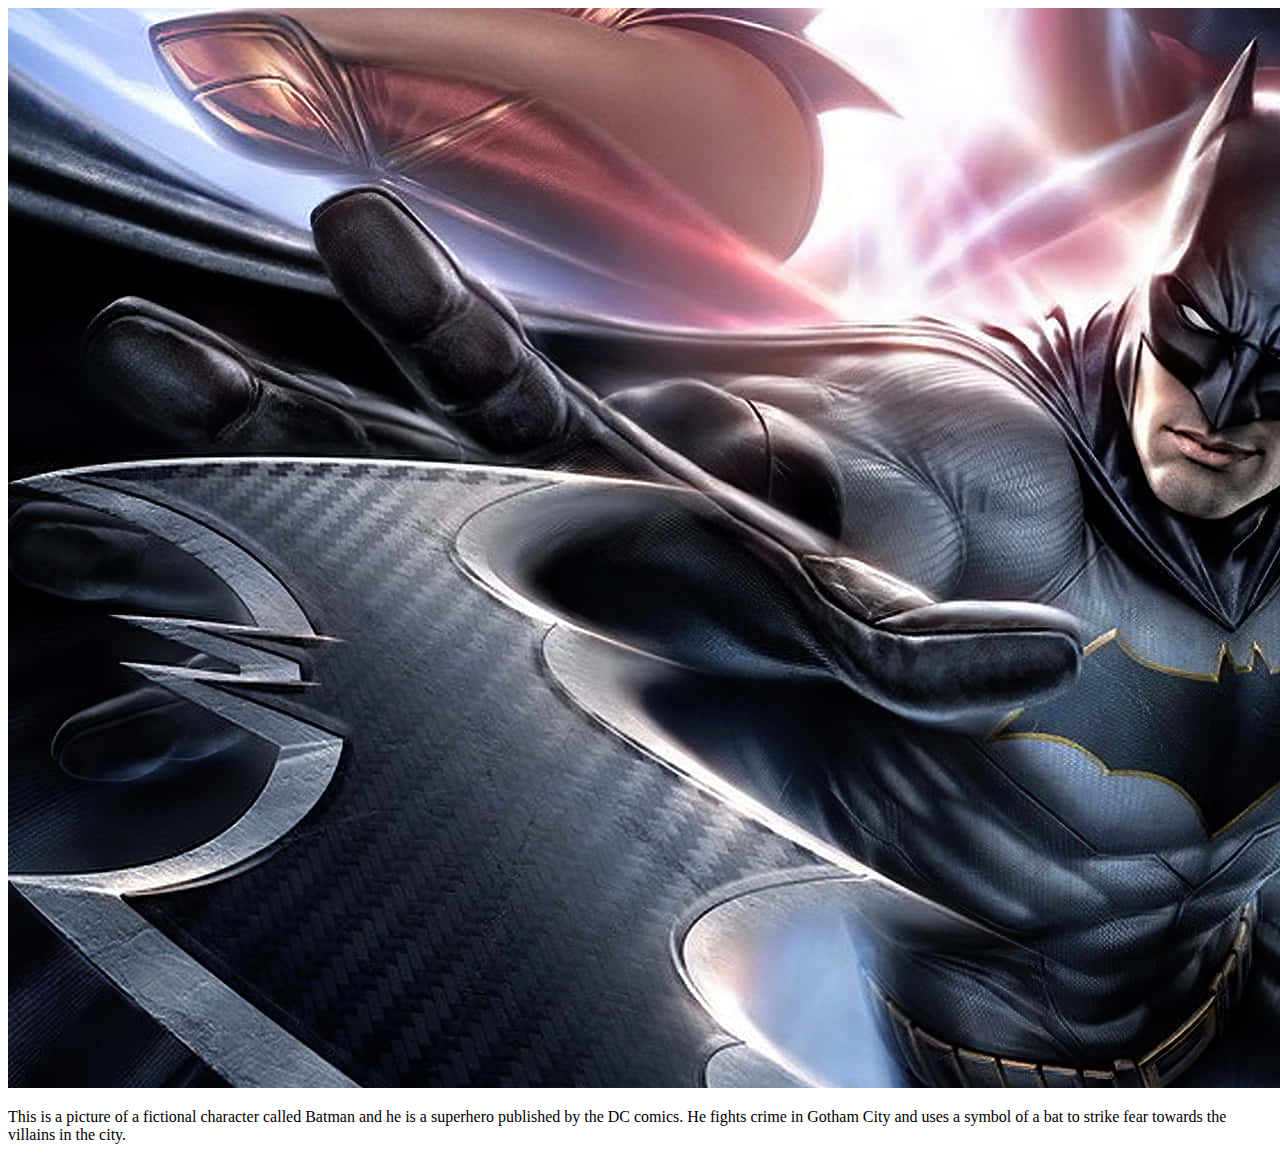
<file: Intro to Web Language Exercises/exercise_02/index.html>
<!DOCTYPE html>
<html>
 <body>
   <img src="fictional_character.jpg" alt="Fictional Character">
   <p>This is a picture of a fictional character called Batman and he is a superhero published by the DC comics. He fights crime in Gotham City and uses a symbol of a bat to strike fear towards the villains in the city.</p>
 </body>
</html>
</file>
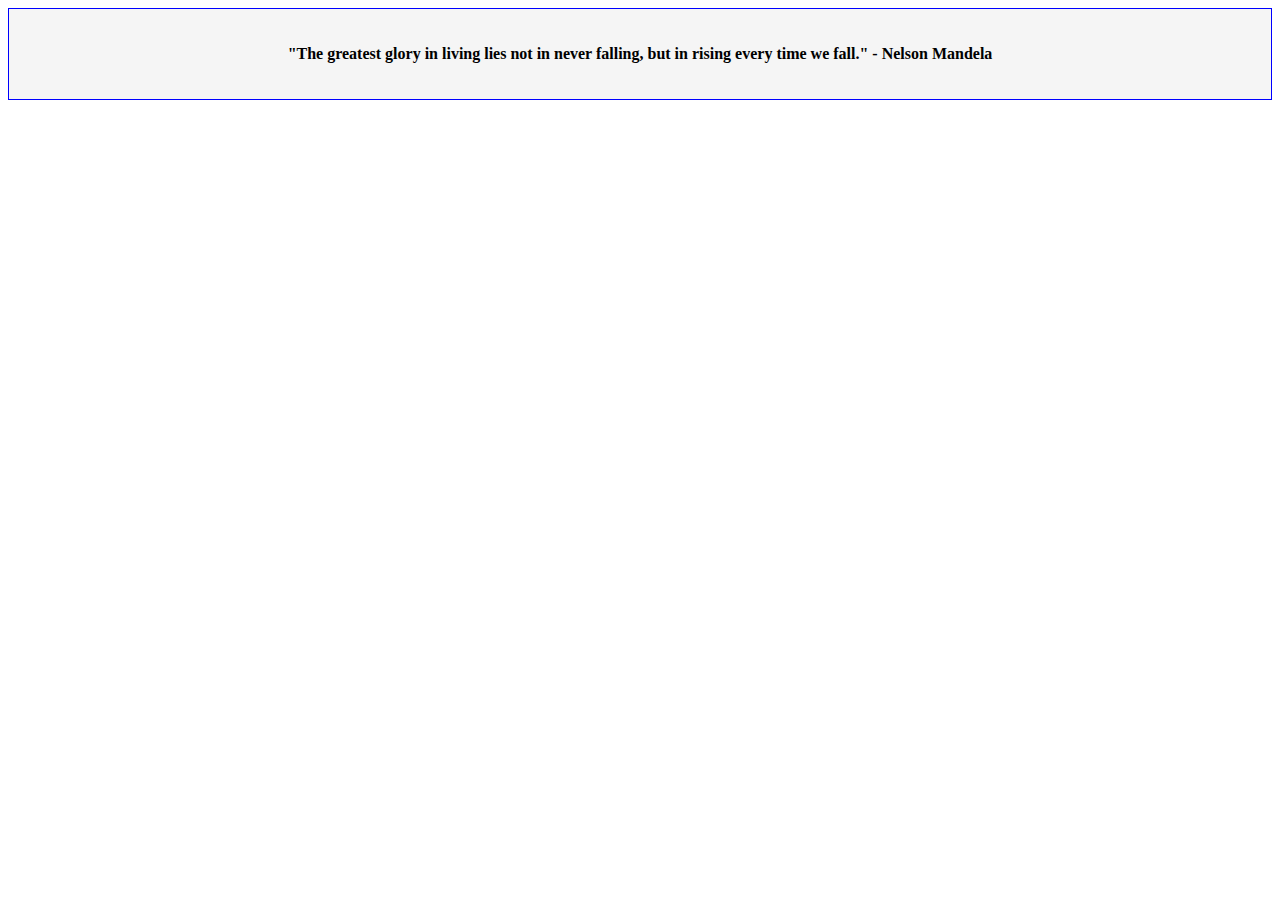
<file: Intro to Web Language Exercises/exercise_03/index.html>
<!DOCTYPE html>
<html>
  <head>
    <style>
      .quote-div {
        background-color: whitesmoke;
        border: 1px solid blue;
        padding: 20px 0;
        text-align: center;
      }

      .quote-text {
        font-weight: bold;
      }
    </style>
  </head>
  <body>
    <div class="quote-div">
      <p class="quote-text">"The greatest glory in living lies not in never falling, but in rising every time we fall." - Nelson Mandela</p>
    </div>
  </body>
</html>
</file>
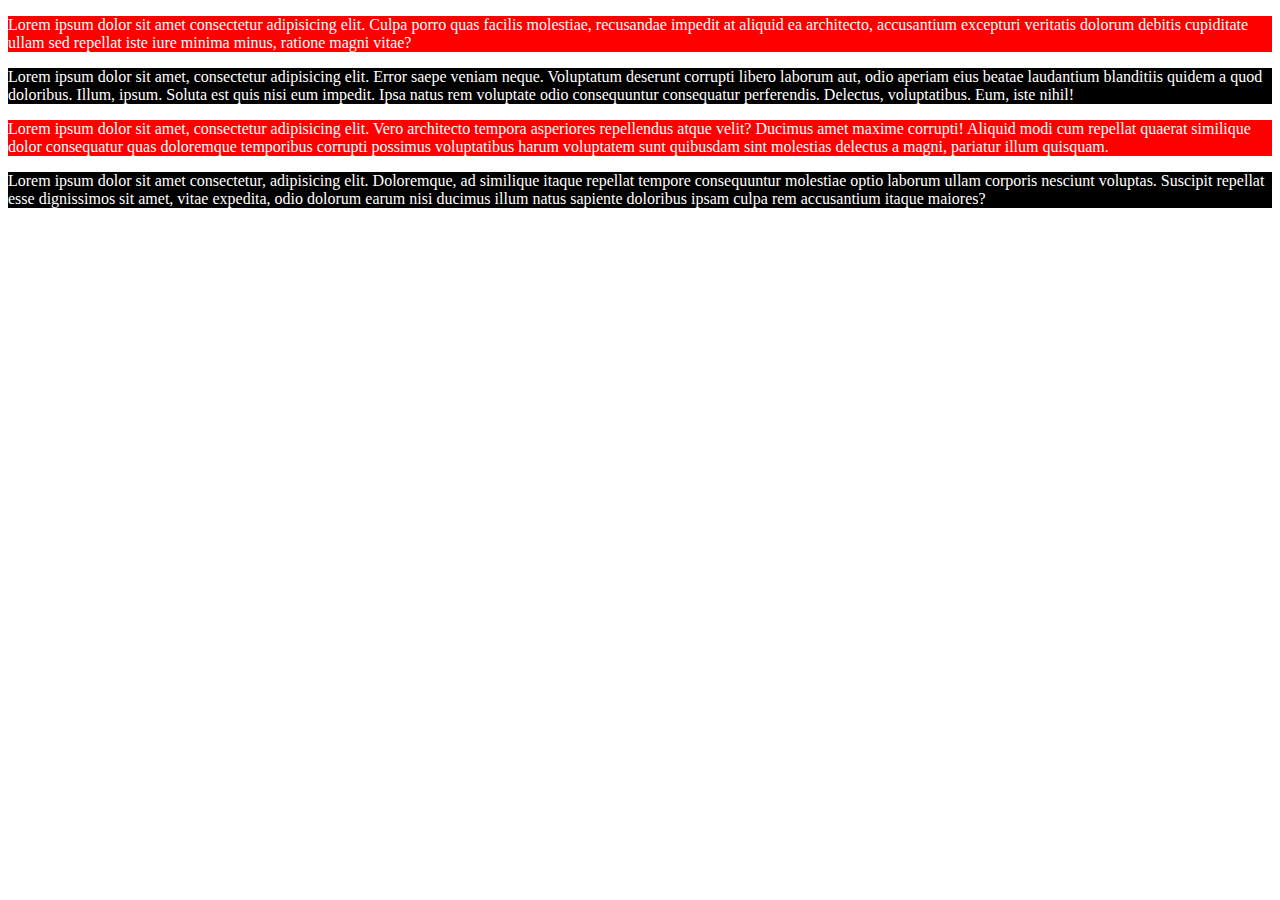
<file: Intro to Web Language Exercises/exercise_04/index.html>
<!DOCTYPE html>
<html>
  <head>
    <style>
      .red {
        background-color: red;
        color: white;
      }
      .black {
        background-color: black;
        color: white;
      }
    </style>
  </head>
  <body>
    <p class="red">Lorem ipsum dolor sit amet consectetur adipisicing elit. Culpa porro quas facilis molestiae, recusandae impedit at aliquid ea architecto, accusantium excepturi veritatis dolorum debitis cupiditate ullam sed repellat iste iure minima minus, ratione magni vitae?</p>
    <p class="black">Lorem ipsum dolor sit amet, consectetur adipisicing elit. Error saepe veniam neque. Voluptatum deserunt corrupti libero laborum aut, odio aperiam eius beatae laudantium blanditiis quidem a quod doloribus. Illum, ipsum. Soluta est quis nisi eum impedit. Ipsa natus rem voluptate odio consequuntur consequatur perferendis. Delectus, voluptatibus. Eum, iste nihil!</p>
    <p class="red">Lorem ipsum dolor sit amet, consectetur adipisicing elit. Vero architecto tempora asperiores repellendus atque velit? Ducimus amet maxime corrupti! Aliquid modi cum repellat quaerat similique dolor consequatur quas doloremque temporibus corrupti possimus voluptatibus harum voluptatem sunt quibusdam sint molestias delectus a magni, pariatur illum quisquam.</p>
    <p class="black">Lorem ipsum dolor sit amet consectetur, adipisicing elit. Doloremque, ad similique itaque repellat tempore consequuntur molestiae optio laborum ullam corporis nesciunt voluptas. Suscipit repellat esse dignissimos sit amet, vitae expedita, odio dolorum earum nisi ducimus illum natus sapiente doloribus ipsam culpa rem accusantium itaque maiores?</p>
  </body>
</html>
</file>
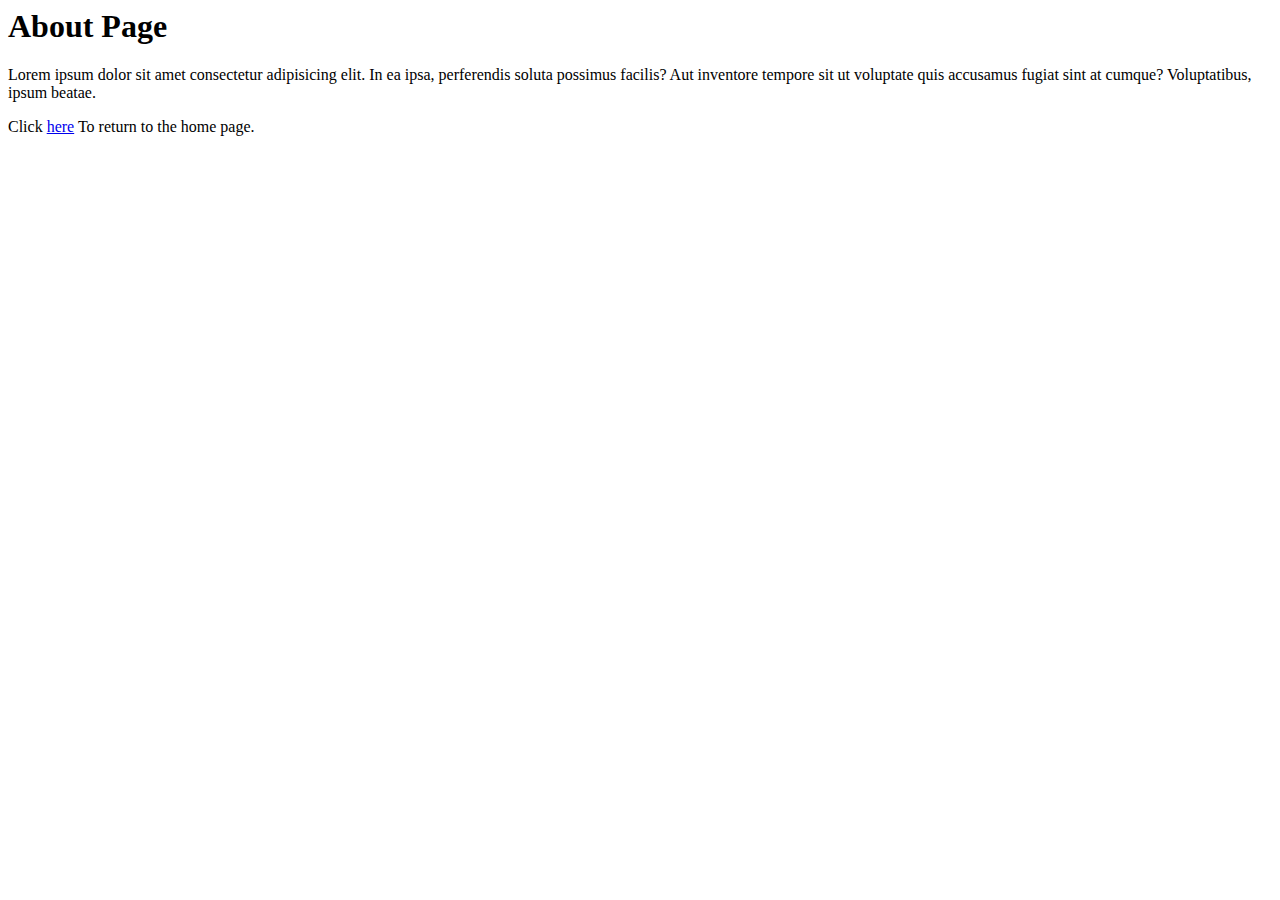
<file: Intro to Web Language Exercises/exercise_05/about.html>
<html>
 <head>
   <title>About Page</title>
 </head>
 <body>
   <h1>About Page</h1>
   <p>Lorem ipsum dolor sit amet consectetur adipisicing elit. In ea ipsa, perferendis soluta possimus facilis? Aut inventore tempore sit ut voluptate quis accusamus fugiat sint at cumque? Voluptatibus, ipsum beatae.</p>
   <p>Click <a href="index.html">here</a> To return to the home page.</p>
 </body>
</html>
</file>
